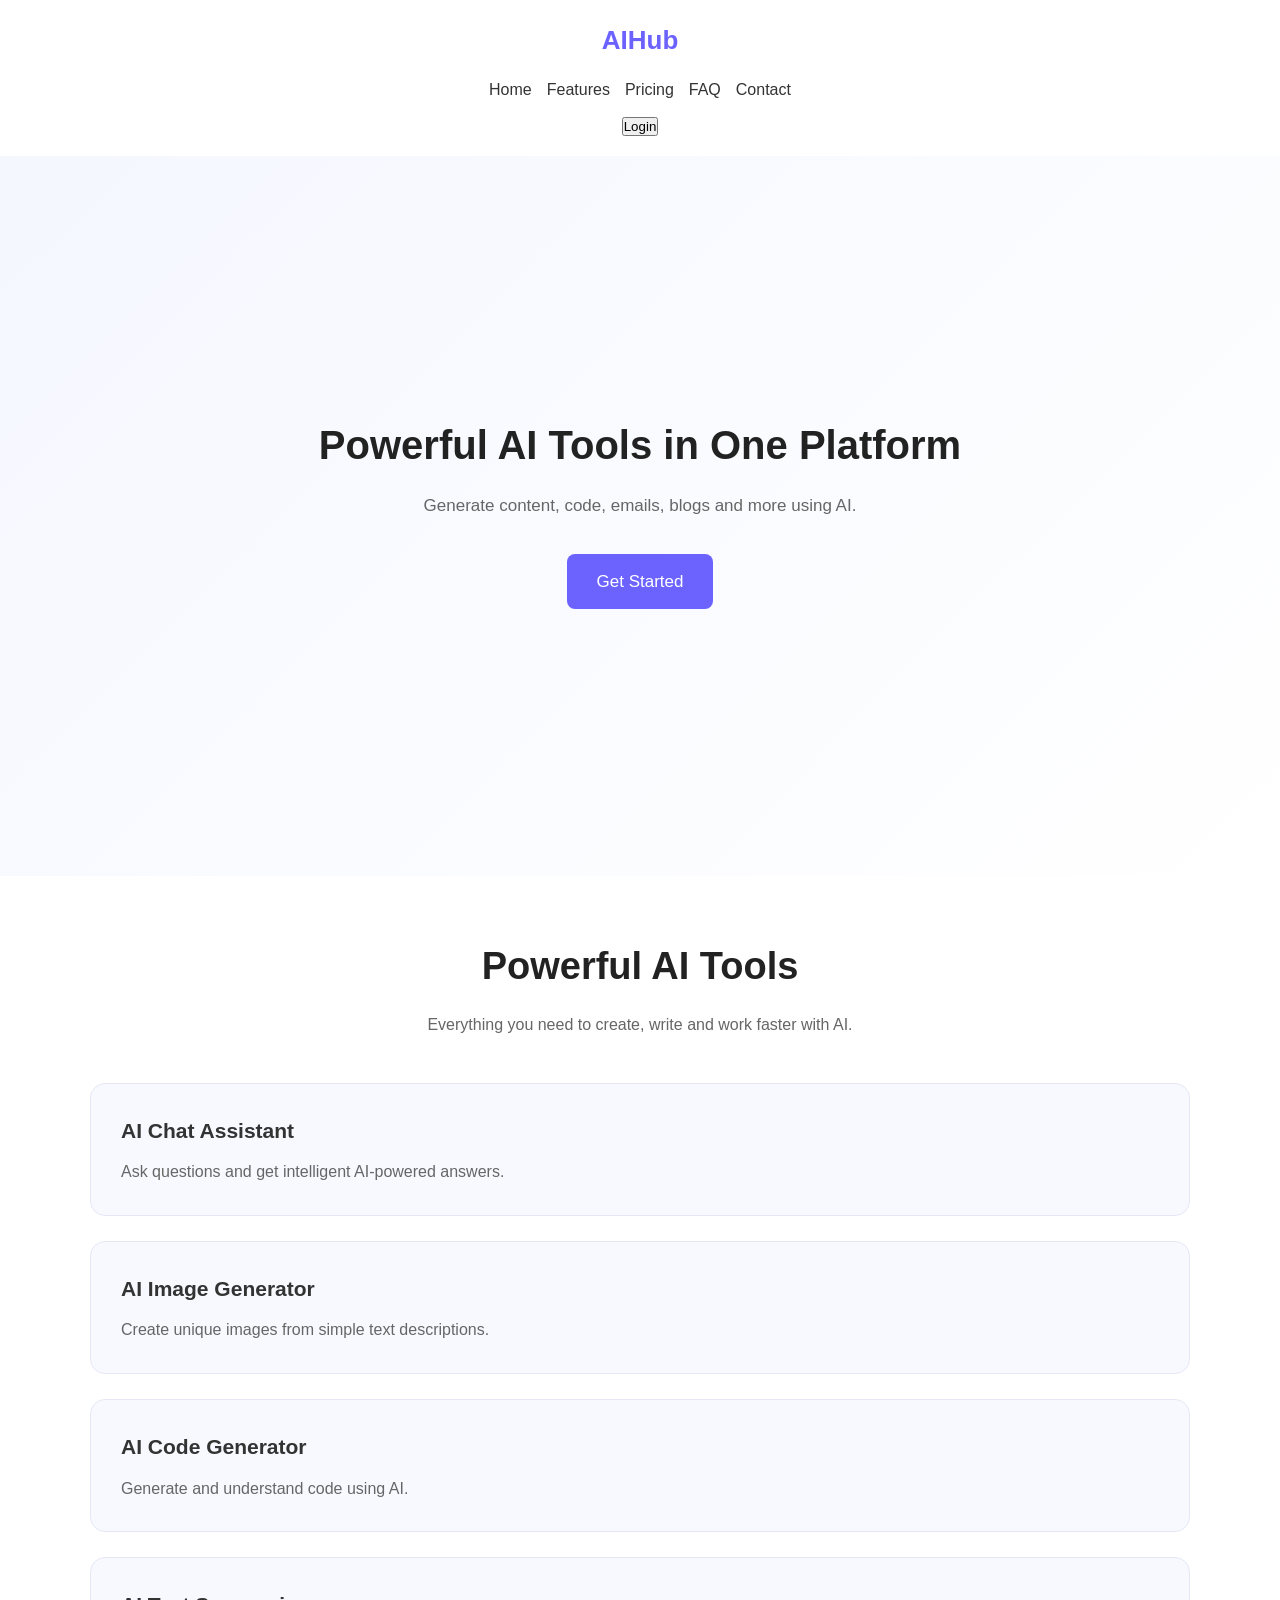
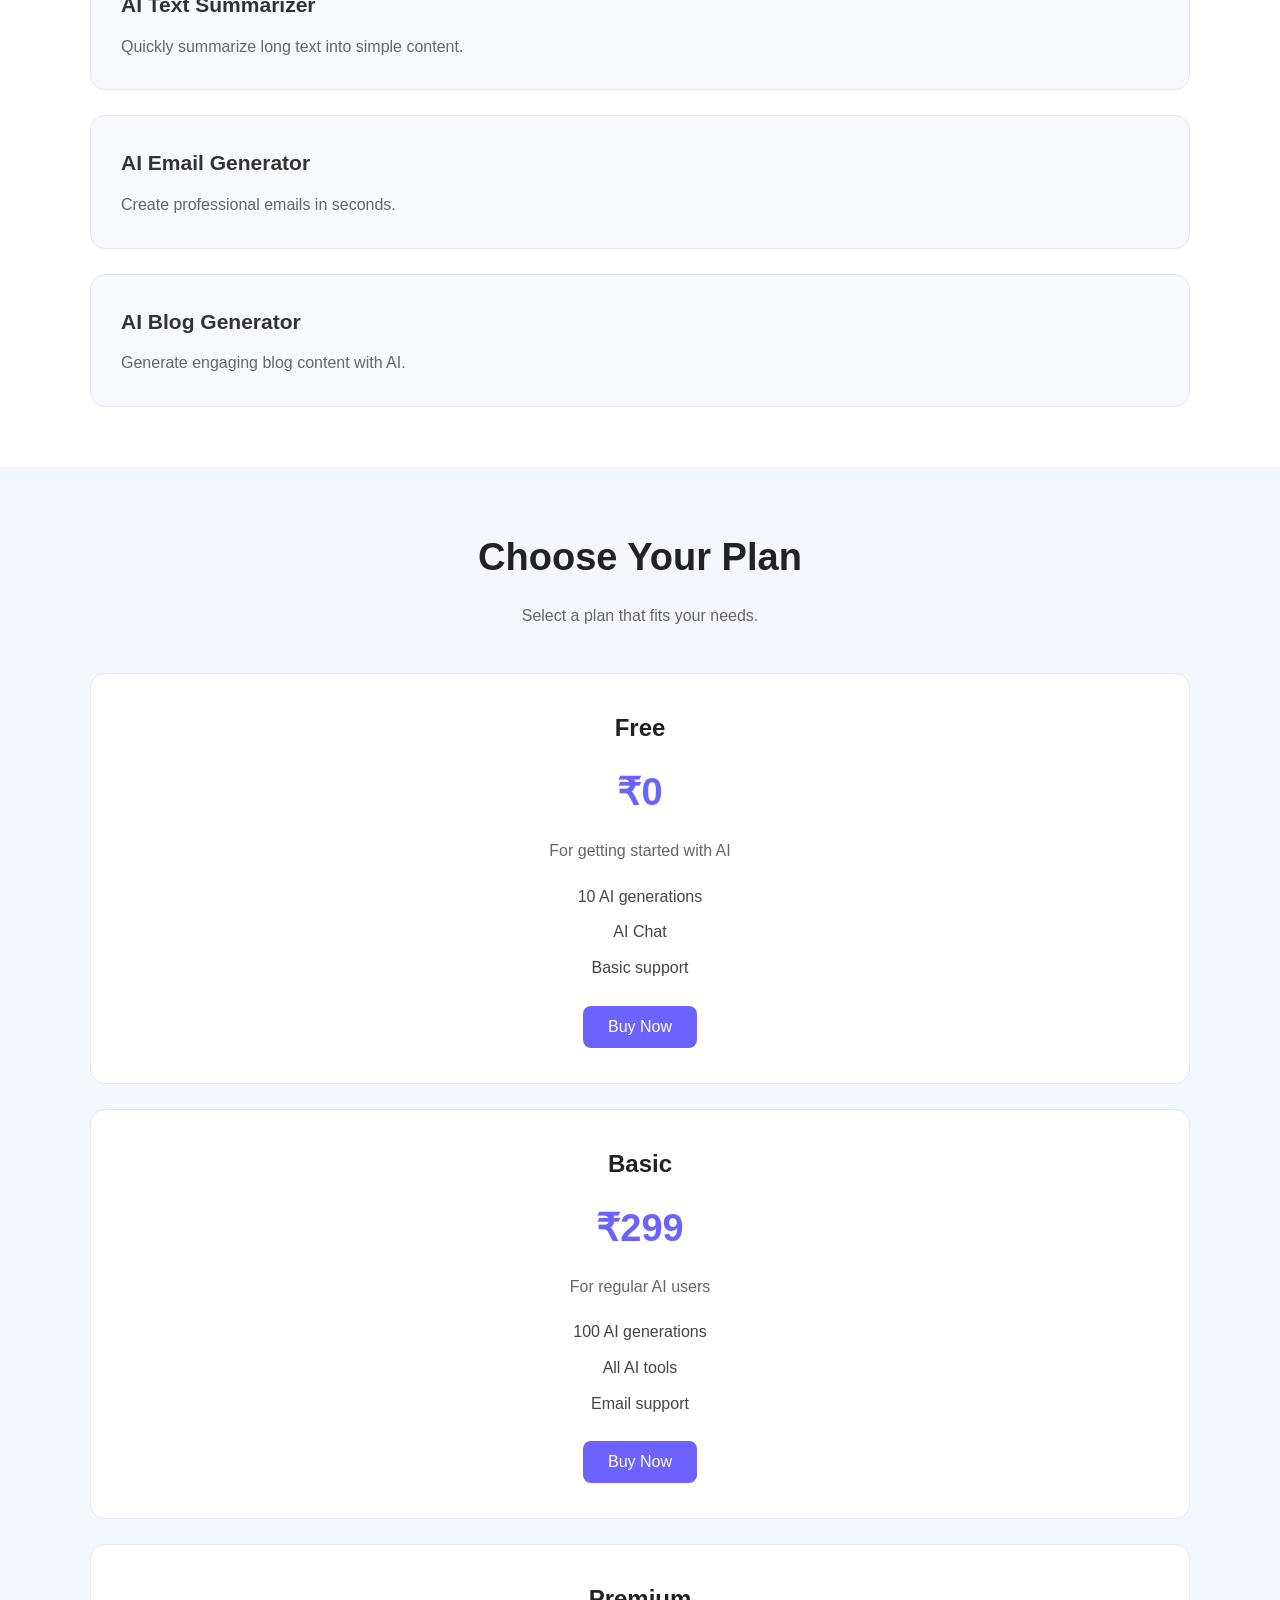
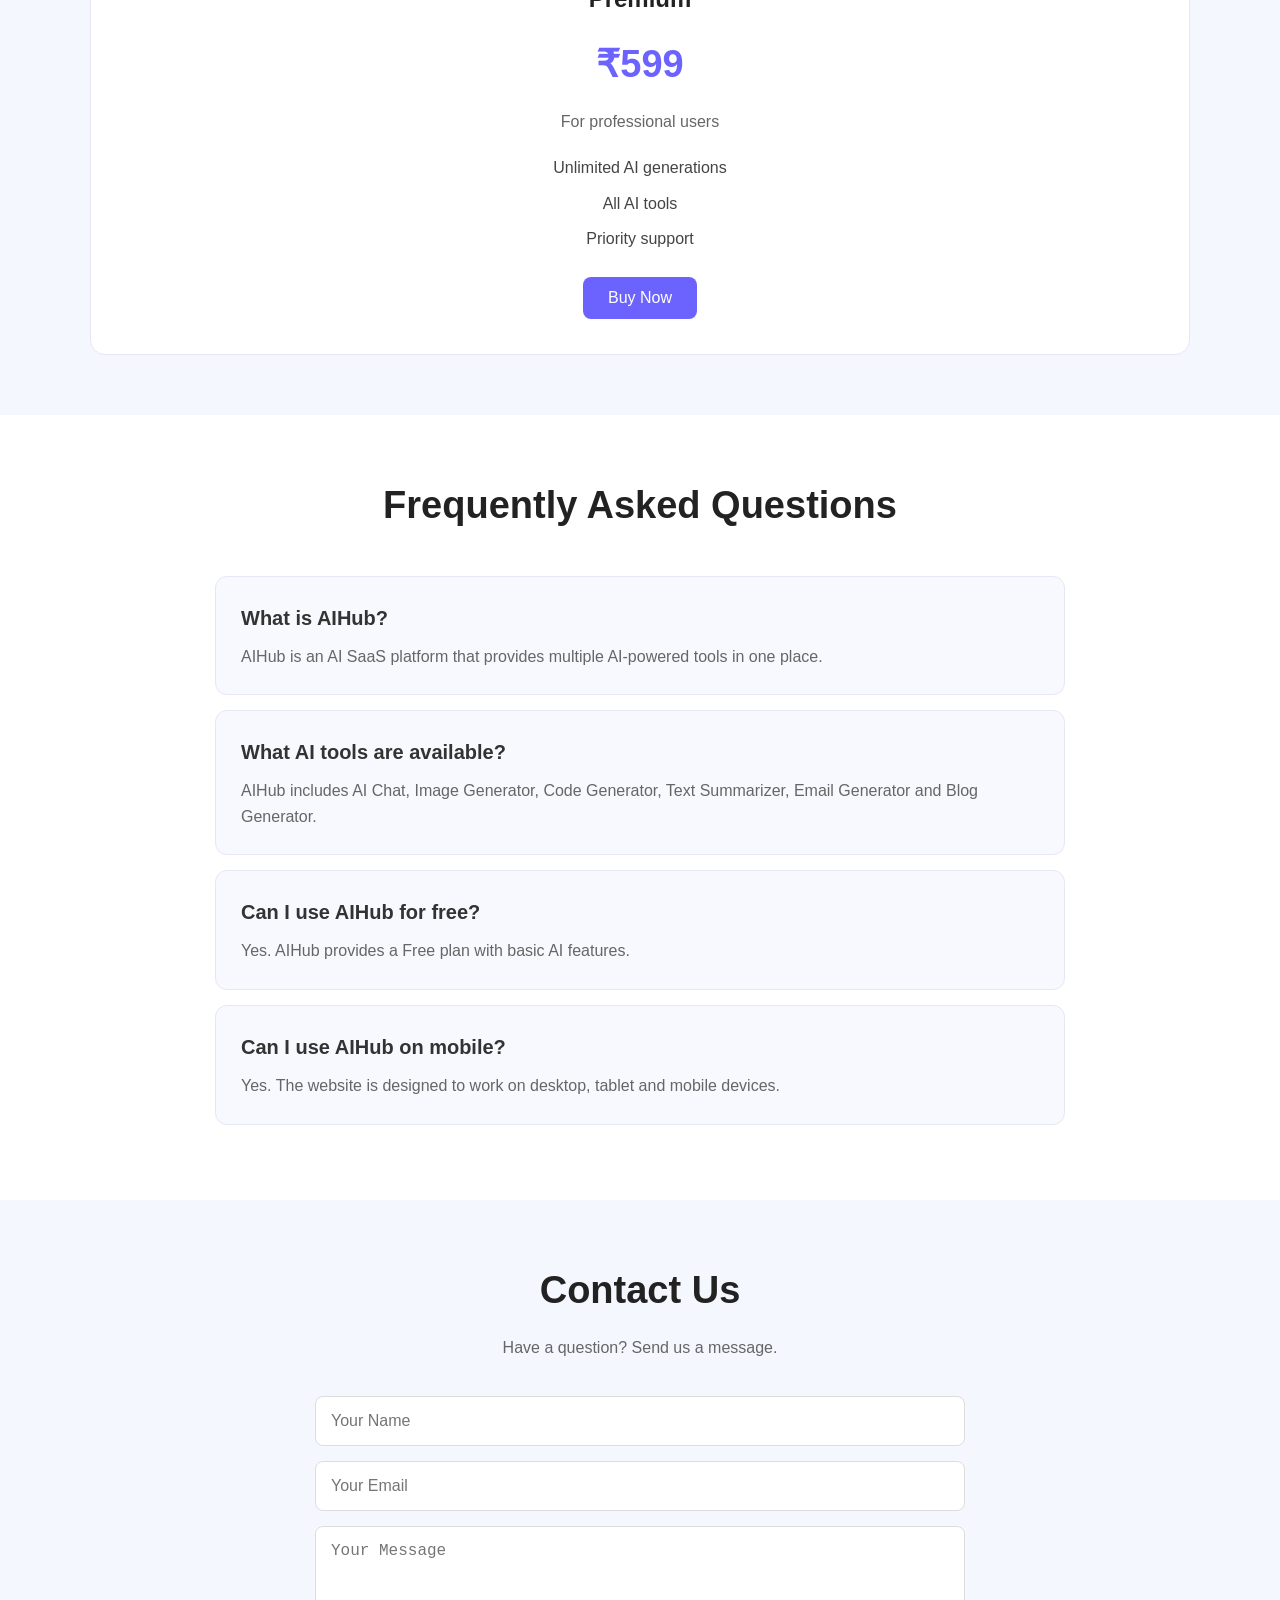
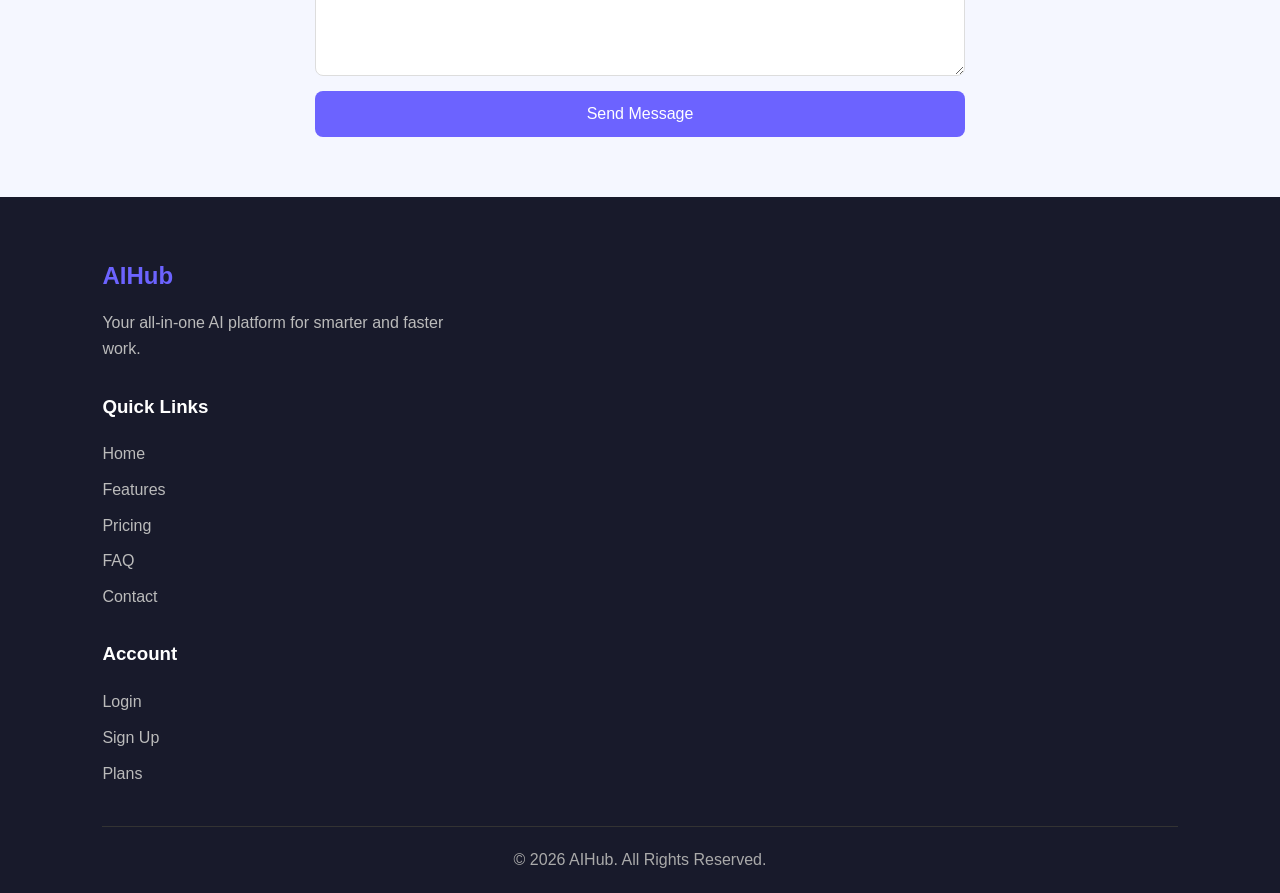
<file: index.html>
<!DOCTYPE html>
<html lang="en">

<head>
    <meta charset="UTF-8">

    <meta name="viewport" content="width=device-width, initial-scale=1.0">

    <title>AI SaaS Dashboard</title>
    <link rel="stylesheet" href="style.css">
</head>

<body>

    <nav>

    <h2>AIHub</h2>

    <ul>
        <li><a href="#">Home</a></li>
        <li><a href="#">Features</a></li>
        <li><a href="#">Pricing</a></li>
        <li><a href="#">FAQ</a></li>
        <li><a href="#">Contact</a></li>
    </ul>

    <button>Login</button>

</nav>
<section id="home">

    <h1>Powerful AI Tools in One Platform</h1>

    <p>
        Generate content, code, emails, blogs and more using AI.
    </p>

    <a href="signup.html">Get Started</a>

</section>
<section id="features">

    <h2>Powerful AI Tools</h2>

    <p>
        Everything you need to create, write and work faster with AI.
    </p>

    <div class="features-container">

        <div class="feature-card">
            <h3>AI Chat Assistant</h3>
            <p>
                Ask questions and get intelligent AI-powered answers.
            </p>
        </div>

        <div class="feature-card">
            <h3>AI Image Generator</h3>
            <p>
                Create unique images from simple text descriptions.
            </p>
        </div>

        <div class="feature-card">
            <h3>AI Code Generator</h3>
            <p>
                Generate and understand code using AI.
            </p>
        </div>

        <div class="feature-card">
            <h3>AI Text Summarizer</h3>
            <p>
                Quickly summarize long text into simple content.
            </p>
        </div>

        <div class="feature-card">
            <h3>AI Email Generator</h3>
            <p>
                Create professional emails in seconds.
            </p>
        </div>

        <div class="feature-card">
            <h3>AI Blog Generator</h3>
            <p>
                Generate engaging blog content with AI.
            </p>
        </div>

    </div>

</section>
<section id="pricing">

    <h2>Choose Your Plan</h2>

    <p>
        Select a plan that fits your needs.
    </p>

    <div class="pricing-container">

        <!-- Free Plan -->
        <div class="pricing-card">

            <h3>Free</h3>

            <h2>₹0</h2>

            <p>For getting started with AI</p>

            <ul>
                <li>10 AI generations</li>
                <li>AI Chat</li>
                <li>Basic support</li>
            </ul>

            <button>Buy Now</button>

        </div>


        <!-- Basic Plan -->
        <div class="pricing-card">

            <h3>Basic</h3>

            <h2>₹299</h2>

            <p>For regular AI users</p>

            <ul>
                <li>100 AI generations</li>
                <li>All AI tools</li>
                <li>Email support</li>
            </ul>

            <button>Buy Now</button>

        </div>


        <!-- Premium Plan -->
        <div class="pricing-card">

            <h3>Premium</h3>

            <h2>₹599</h2>

            <p>For professional users</p>

            <ul>
                <li>Unlimited AI generations</li>
                <li>All AI tools</li>
                <li>Priority support</li>
            </ul>

            <button>Buy Now</button>

        </div>

    </div>

</section>
<section id="faq">

    <h2>Frequently Asked Questions</h2>

    <div class="faq-container">

        <div class="faq-item">

            <h3>What is AIHub?</h3>

            <p>
                AIHub is an AI SaaS platform that provides
                multiple AI-powered tools in one place.
            </p>

        </div>


        <div class="faq-item">

            <h3>What AI tools are available?</h3>

            <p>
                AIHub includes AI Chat, Image Generator,
                Code Generator, Text Summarizer, Email Generator
                and Blog Generator.
            </p>

        </div>


        <div class="faq-item">

            <h3>Can I use AIHub for free?</h3>

            <p>
                Yes. AIHub provides a Free plan with basic
                AI features.
            </p>

        </div>


        <div class="faq-item">

            <h3>Can I use AIHub on mobile?</h3>

            <p>
                Yes. The website is designed to work on
                desktop, tablet and mobile devices.
            </p>

        </div>

    </div>

</section>
<section id="contact">

    <h2>Contact Us</h2>

    <p>
        Have a question? Send us a message.
    </p>

    <form id="contactForm">

        <input
            type="text"
            id="contactName"
            placeholder="Your Name"
            required
        >

        <input
            type="email"
            id="contactEmail"
            placeholder="Your Email"
            required
        >

        <textarea
            id="contactMessage"
            placeholder="Your Message"
            required
        ></textarea>

        <button type="submit">
            Send Message
        </button>

    </form>

</section>
<footer>

    <div class="footer-container">

        <div class="footer-about">

            <h2>AIHub</h2>

            <p>
                Your all-in-one AI platform for smarter
                and faster work.
            </p>

        </div>


        <div class="footer-links">

            <h3>Quick Links</h3>

            <a href="#home">Home</a>
            <a href="#features">Features</a>
            <a href="#pricing">Pricing</a>
            <a href="#faq">FAQ</a>
            <a href="#contact">Contact</a>

        </div>


        <div class="footer-links">

            <h3>Account</h3>

            <a href="login.html">Login</a>
            <a href="signup.html">Sign Up</a>
            <a href="pricing.html">Plans</a>

        </div>

    </div>


    <div class="footer-bottom">

        <p>
            © 2026 AIHub. All Rights Reserved.
        </p>

    </div>

</footer>
<script src="script.js"></script>
</body>

</html>
</file>
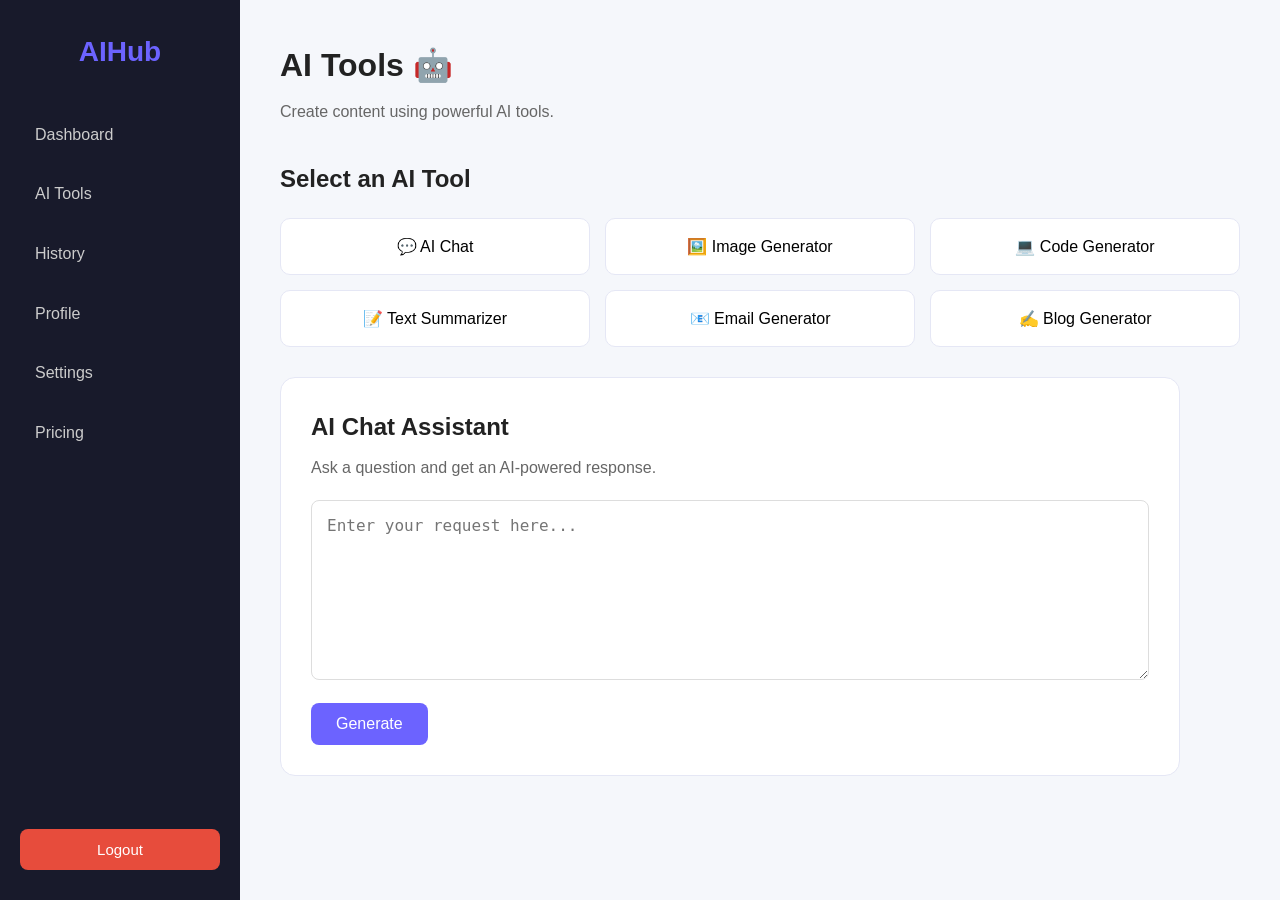
<file: ai-tools.html>
<!DOCTYPE html>
<html lang="en">
<head>
    <meta charset="UTF-8">
    <meta name="viewport" content="width=device-width, initial-scale=1.0">

    <title>AI Tools - AIHub</title>

    <link rel="stylesheet" href="style.css">
</head>

<body>

    <div class="dashboard">

        <!-- Sidebar -->
        <aside class="sidebar">

            <h2>AIHub</h2>

            <a href="dashboard.html">Dashboard</a>
            <a href="ai-tools.html">AI Tools</a>
            <a href="history.html">History</a>
            <a href="profile.html">Profile</a>
            <a href="settings.html">Settings</a>
            <a href="pricing.html">Pricing</a>

            <button id="logoutBtn">Logout</button>

        </aside>


        <!-- Main Content -->
        <main class="dashboard-content">

            <div class="dashboard-header">

                <div>
                    <h1>AI Tools 🤖</h1>

                    <p>
                        Create content using powerful AI tools.
                    </p>
                </div>

            </div>


            <!-- Tool Selection -->

            <section class="ai-tools-section">

                <h2>Select an AI Tool</h2>

                <div class="ai-tool-buttons">

                    <button data-tool="chat">
                        💬 AI Chat
                    </button>

                    <button data-tool="image">
                        🖼️ Image Generator
                    </button>

                    <button data-tool="code">
                        💻 Code Generator
                    </button>

                    <button data-tool="summarizer">
                        📝 Text Summarizer
                    </button>

                    <button data-tool="email">
                        📧 Email Generator
                    </button>

                    <button data-tool="blog">
                        ✍️ Blog Generator
                    </button>

                </div>

            </section>


            <!-- Tool Workspace -->

            <section class="ai-workspace">

                <h2 id="toolTitle">
                    AI Chat Assistant
                </h2>

                <p id="toolDescription">
                    Ask a question and get an AI-powered response.
                </p>


                <textarea
                    id="toolInput"
                    placeholder="Enter your request here..."
                ></textarea>


                <button id="generateBtn">
                    Generate
                </button>


                <!-- Loading -->

                <div id="loading" style="display: none;">
                    ⏳ Generating...
                </div>


                <!-- Output -->

                <div
                    id="toolOutputContainer"
                    style="display: none;"
                >

                    <h3>Generated Result</h3>

                    <div id="toolOutput"></div>

                    <div class="output-buttons">

                        <button id="copyBtn">
                            Copy
                        </button>

                        <button id="clearBtn">
                            Clear
                        </button>

                    </div>

                </div>

            </section>

        </main>

    </div>


    <script src="auth.js"></script>
    <script src="ai-tools.js"></script>

</body>
</html>
</file>
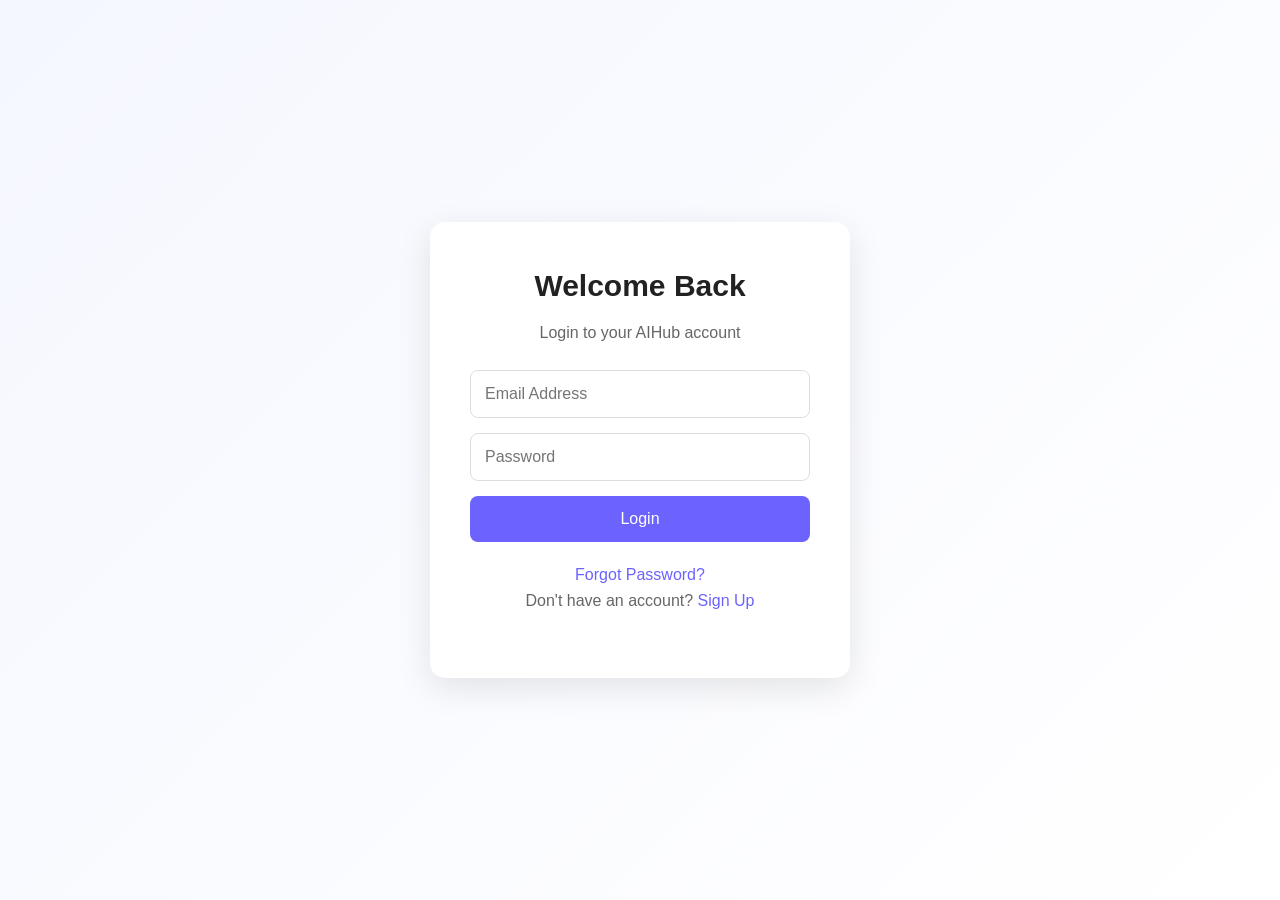
<file: dashboard.html>
<!DOCTYPE html>
<html lang="en">

<head>

    <meta charset="UTF-8">

    <meta name="viewport" content="width=device-width, initial-scale=1.0">

    <title>Dashboard - AIHub</title>

    <link rel="stylesheet" href="style.css">

</head>

<body>

    <div class="dashboard">

        <!-- Sidebar -->

        <aside class="sidebar">
    <h2>AIHub</h2>

    <a href="dashboard.html">Dashboard</a>
    <a href="ai-tools.html">AI Tools</a>
    <a href="history.html">History</a>
    <a href="profile.html">Profile</a>
    <a href="settings.html">Settings</a>
    <a href="pricing.html">Pricing</a>

    <button id="logoutBtn">Logout</button>
</aside>


        <!-- Main Content -->

        <main class="dashboard-content">

            <div class="dashboard-header">

                <div>

                    <h1>Welcome to AIHub 👋</h1>

                    <p>
                        Access your AI tools and create amazing content.
                    </p>

                </div>

                <div class="user-profile">

                    <span>👤</span>

                    <strong id="dashboardUser">
                        User
                    </strong>

                </div>

            </div>


            <!-- Statistics -->

            <section class="stats-container">

                <div class="stat-card">

                    <h3>AI Generations</h3>

                    <h2 id="generationCount">0</h2>

                    <p>Total generated content</p>

                </div>

                <div class="stat-card">

                    <h3>AI Tools</h3>

                    <h2>6</h2>

                    <p>Available AI tools</p>

                </div>

                <div class="stat-card">

                    <h3>History</h3>

                    <h2 id="historyCount">0</h2>

                    <p>Saved generations</p>

                </div>

            </section>


            <!-- AI Tools -->

            <section class="tools-section">

                <h2>AI Tools</h2>

                <div class="tools-container">

                    <div class="tool-card">
                        <h3>💬 AI Chat</h3>
                        <p>Ask questions and get AI answers.</p>
                        <button onclick="window.location.href='ai-tools.html'">
    Open Tool
</button>
                    </div>

                    <div class="tool-card">
                        <h3>🖼️ Image Generator</h3>
                        <p>Create images from text prompts.</p>
                        <button onclick="window.location.href='ai-tools.html'">
    Open Tool
</button>
                    </div>

                    <div class="tool-card">
                        <h3>💻 Code Generator</h3>
                        <p>Generate code using AI.</p>
                        <button onclick="window.location.href='ai-tools.html'">
    Open Tool
</button>
                    </div>

                    <div class="tool-card">
                        <h3>📝 Text Summarizer</h3>
                        <p>Summarize long text quickly.</p>
                        <button onclick="window.location.href='ai-tools.html'">
    Open Tool
</button>
                    </div>

                    <div class="tool-card">
                        <h3>📧 Email Generator</h3>
                        <p>Create professional emails.</p>
                        <button onclick="window.location.href='ai-tools.html'">
    Open Tool
</button>
                    </div>

                    <div class="tool-card">
                        <h3>✍️ Blog Generator</h3>
                        <p>Generate engaging blog content.</p>
                        <button onclick="window.location.href='ai-tools.html'">
    Open Tool
</button>
                    </div>

                </div>

            </section>


            <!-- Recent Activity -->

            <section class="activity-section">

                <h2>Recent Activity</h2>

                <div class="activity-card">

                    <p>💬 AI Chat — Generated an answer</p>
                    <span>Today</span>

                </div>

                <div class="activity-card">

                    <p>📧 Email Generator — Created an email</p>
                    <span>Yesterday</span>

                </div>

                <div class="activity-card">

                    <p>💻 Code Generator — Generated Java code</p>
                    <span>2 days ago</span>

                </div>

            </section>

        </main>

    </div>


    <script src="auth.js"></script>

</body>

</html>
</file>
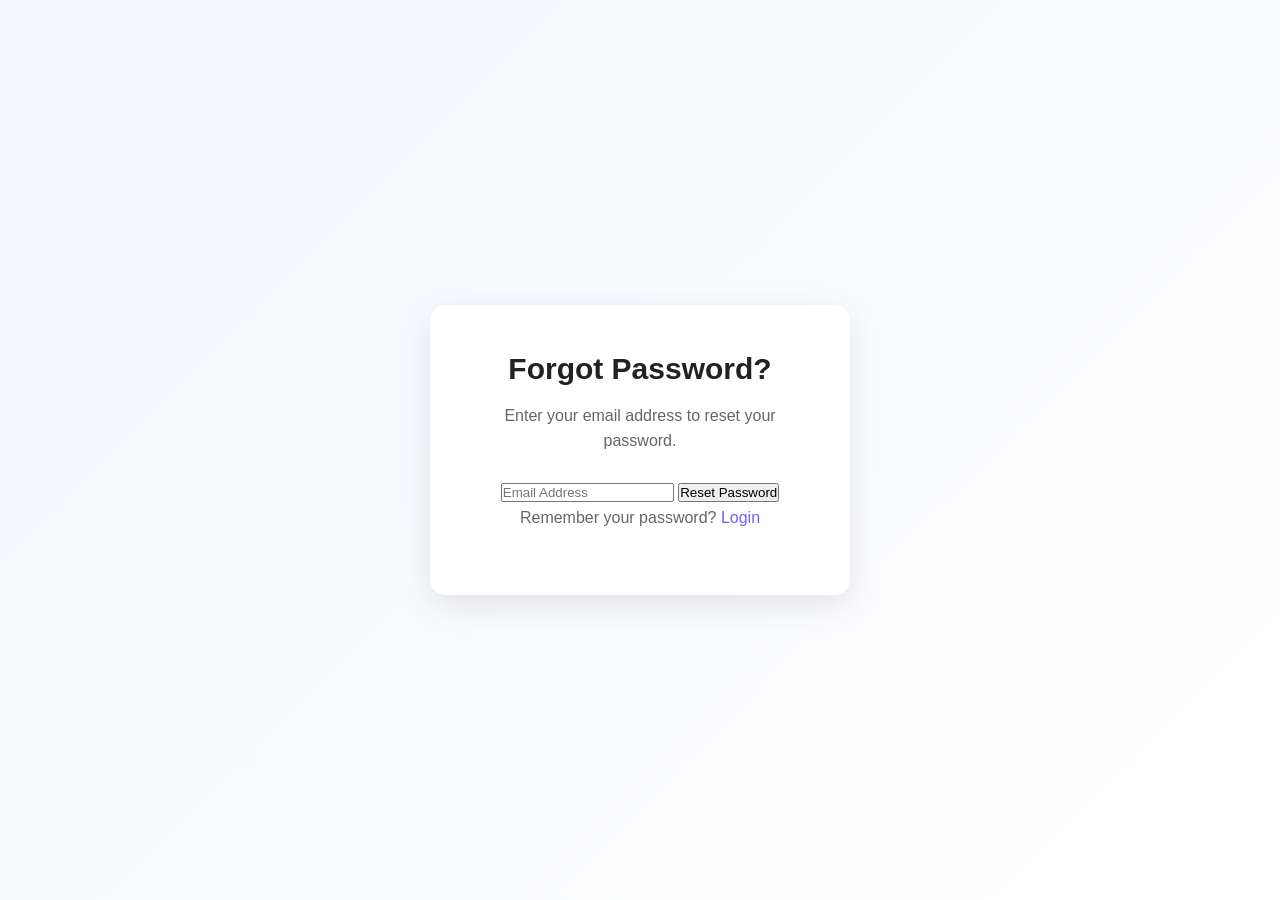
<file: forgot-password.html>
<!DOCTYPE html>
<html lang="en">

<head>
    <meta charset="UTF-8">
    <meta name="viewport" content="width=device-width, initial-scale=1.0">

    <title>Forgot Password - AIHub</title>

    <link rel="stylesheet" href="style.css">
</head>

<body>

    <div class="auth-container">

        <div class="auth-box">

            <h2>Forgot Password?</h2>

            <p>
                Enter your email address to reset your password.
            </p>

            <form id="forgotForm">

                <input
                    type="email"
                    id="forgotEmail"
                    placeholder="Email Address"
                    required
                >

                <button type="submit">
                    Reset Password
                </button>

            </form>

            <p>
                Remember your password?
                <a href="login.html">Login</a>
            </p>

        </div>

    </div>
<script src="auth.js"></script>
</body>

</html>
</file>
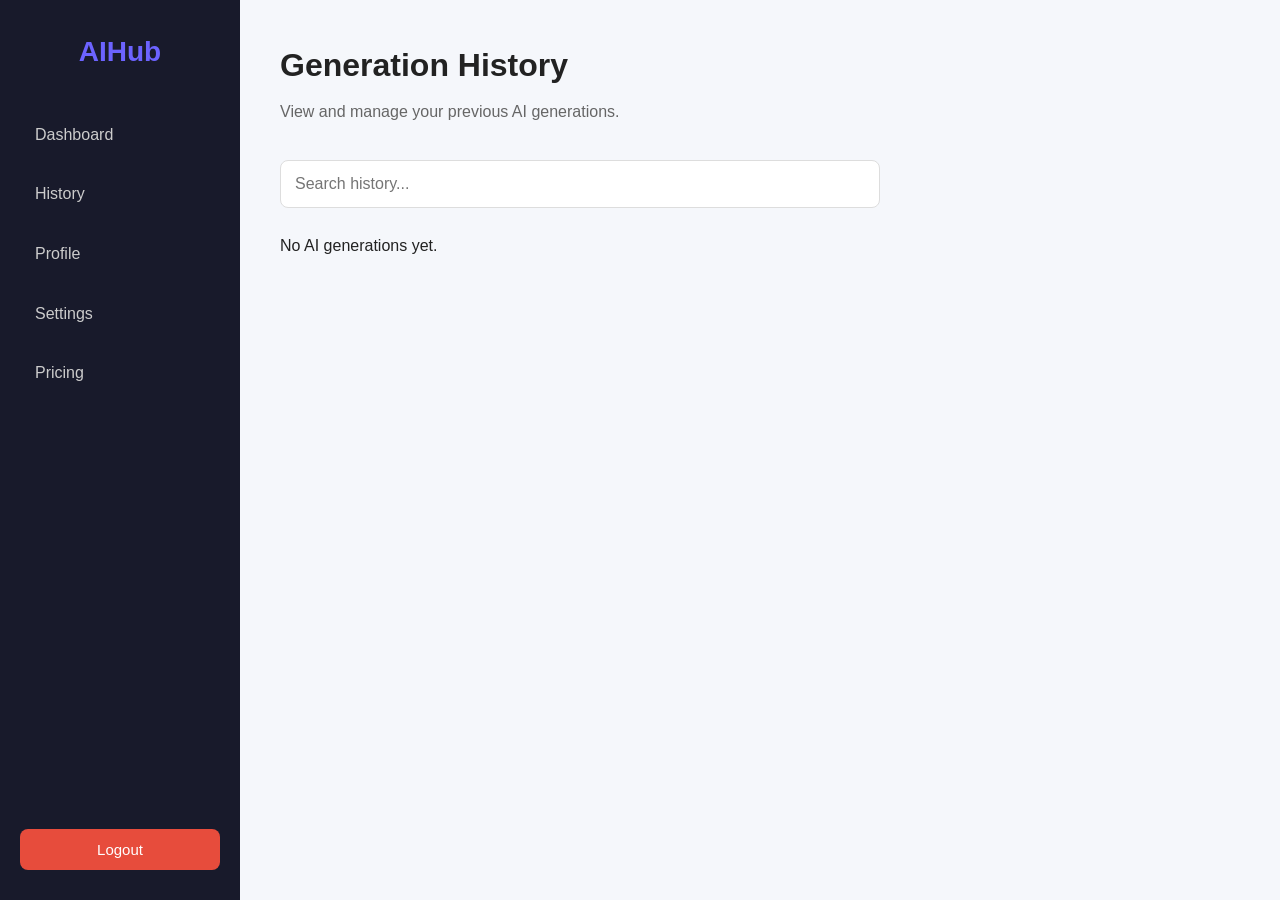
<file: history.html>
<!DOCTYPE html>
<html lang="en">

<head>

    <meta charset="UTF-8">
    <meta name="viewport" content="width=device-width, initial-scale=1.0">

    <title>History - AIHub</title>

    <link rel="stylesheet" href="style.css">

</head>

<body>

    <div class="dashboard">

        <!-- Sidebar -->

        <aside class="sidebar">

            <h2>AIHub</h2>

            <a href="dashboard.html">Dashboard</a>
            <a href="history.html">History</a>
            <a href="profile.html">Profile</a>
            <a href="settings.html">Settings</a>
            <a href="pricing.html">Pricing</a>

            <button id="logoutBtn">
                Logout
            </button>

        </aside>


        <!-- History Content -->

        <main class="dashboard-content">

            <div class="dashboard-header">

                <div>

                    <h1>Generation History</h1>

                    <p>
                        View and manage your previous AI generations.
                    </p>

                </div>

            </div>


            <!-- Search -->

            <div class="history-search">

                <input
                    type="text"
                    id="historySearch"
                    placeholder="Search history..."
                >

            </div>


            <!-- History List -->

            <section class="history-container">

                <div id="historyList"></div>


            </section>

        </main>

    </div>


    <script src="auth.js"></script>
<script src="history.js"></script>
</body>

</html>
</file>
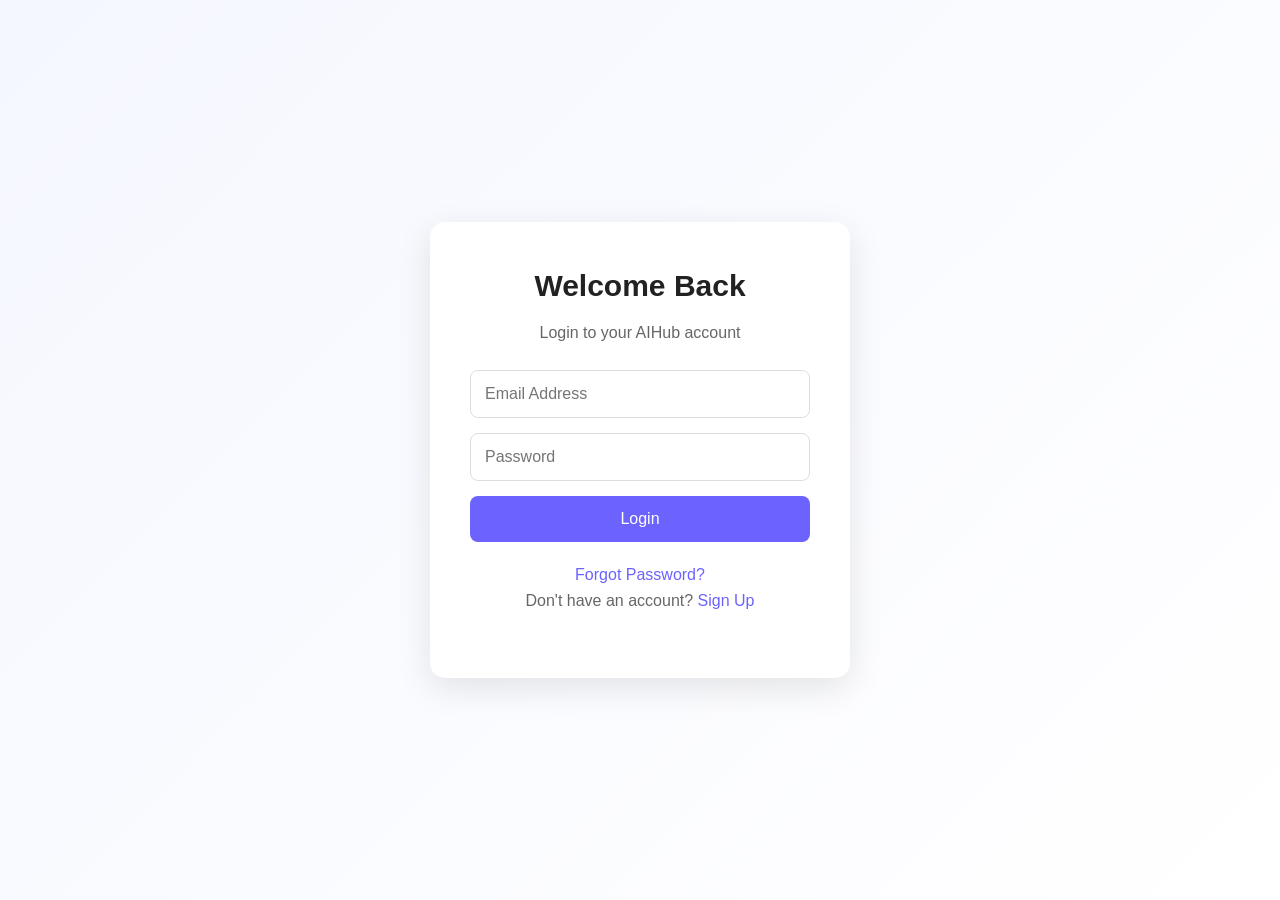
<file: login.html>
<!DOCTYPE html>
<html lang="en">

<head>
    <meta charset="UTF-8">
    <meta name="viewport" content="width=device-width, initial-scale=1.0">

    <title>Login - AIHub</title>

    <link rel="stylesheet" href="style.css">
</head>

<body>

    <div class="auth-container">

        <div class="auth-box">

            <h2>Welcome Back</h2>

            <p>Login to your AIHub account</p>

            <form id="loginForm">

                <input
                    type="email"
                    id="loginEmail"
                    placeholder="Email Address"
                    required
                >

                <input
                    type="password"
                    id="loginPassword"
                    placeholder="Password"
                    required
                >

                <button type="submit">
                    Login
                </button>

            </form>

            <a href="forgot-password.html">
                Forgot Password?
            </a>

            <p>
                Don't have an account?
                <a href="signup.html">Sign Up</a>
            </p>

        </div>

    </div>
    <script src="auth.js"></script>

</body>

</html>
</file>
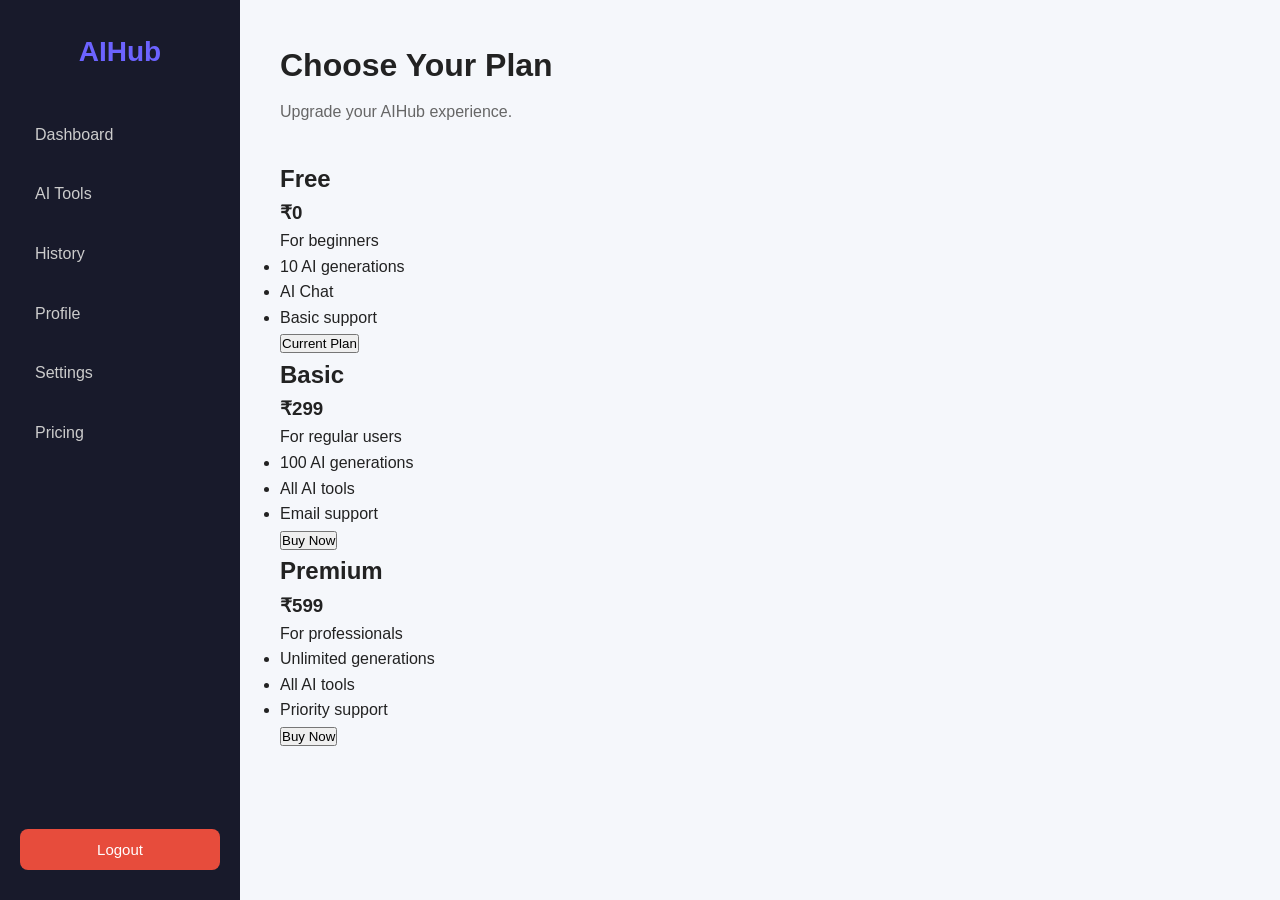
<file: pricing.html>
<!DOCTYPE html>
<html lang="en">

<head>

    <meta charset="UTF-8">
    <meta name="viewport" content="width=device-width, initial-scale=1.0">

    <title>Pricing - AIHub</title>

    <link rel="stylesheet" href="style.css">

</head>

<body>

    <div class="dashboard">

        <!-- Sidebar -->

        <aside class="sidebar">

            <h2>AIHub</h2>

            <a href="dashboard.html">Dashboard</a>
            <a href="ai-tools.html">AI Tools</a>
            <a href="history.html">History</a>
            <a href="profile.html">Profile</a>
            <a href="settings.html">Settings</a>
            <a href="pricing.html">Pricing</a>

            <button id="logoutBtn">
                Logout
            </button>

        </aside>


        <!-- Pricing Content -->

        <main class="dashboard-content">

            <div class="dashboard-header">

                <div>

                    <h1>Choose Your Plan</h1>

                    <p>
                        Upgrade your AIHub experience.
                    </p>

                </div>

            </div>


            <section class="dashboard-pricing">

                <!-- Free -->

                <div class="dashboard-plan">

                    <h2>Free</h2>

                    <h3>₹0</h3>

                    <p>For beginners</p>

                    <ul>
                        <li>10 AI generations</li>
                        <li>AI Chat</li>
                        <li>Basic support</li>
                    </ul>

                    <button>
                        Current Plan
                    </button>

                </div>


                <!-- Basic -->

                <div class="dashboard-plan">

                    <h2>Basic</h2>

                    <h3>₹299</h3>

                    <p>For regular users</p>

                    <ul>
                        <li>100 AI generations</li>
                        <li>All AI tools</li>
                        <li>Email support</li>
                    </u1>
<button onclick="alert('Plan selected successfully!')">
    Buy Now
</button>
                </div>


                <!-- Premium -->

                <div class="dashboard-plan">

                    <h2>Premium</h2>

                    <h3>₹599</h3>

                    <p>For professionals</p>

                    <ul>
                        <li>Unlimited generations</li>
                        <li>All AI tools</li>
                        <li>Priority support</li>
                    </ul>

                    <button>
                        Buy Now
                    </button>

                </div>

            </section>

        </main>

    </div>


    <script src="auth.js"></script>

</body>

</html>
</file>
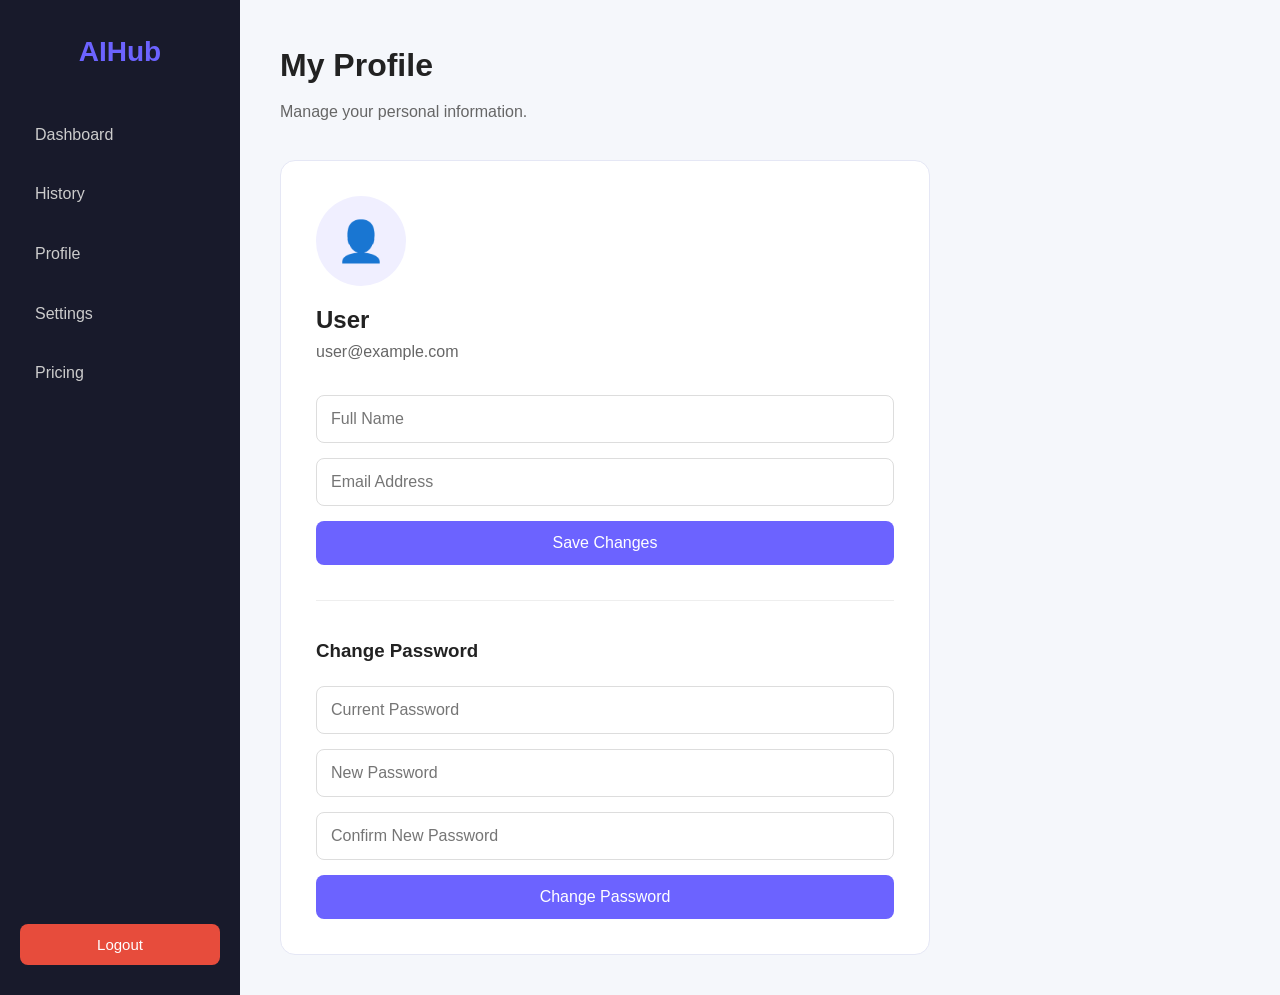
<file: profile.html>
<!DOCTYPE html>
<html lang="en">

<head>

    <meta charset="UTF-8">
    <meta name="viewport" content="width=device-width, initial-scale=1.0">

    <title>Profile - AIHub</title>

    <link rel="stylesheet" href="style.css">

</head>

<body>

    <div class="dashboard">

        <!-- Sidebar -->

        <aside class="sidebar">

            <h2>AIHub</h2>

            <a href="dashboard.html">Dashboard</a>
            <a href="history.html">History</a>
            <a href="profile.html">Profile</a>
            <a href="settings.html">Settings</a>
            <a href="pricing.html">Pricing</a>

            <button id="logoutBtn">
                Logout
            </button>

        </aside>


        <!-- Profile Content -->

        <main class="dashboard-content">

            <div class="dashboard-header">

                <div>

                    <h1>My Profile</h1>

                    <p>
                        Manage your personal information.
                    </p>

                </div>

            </div>


            <section class="profile-card">

                <div class="profile-picture">
                    👤
                </div>

                <h2 id="profileName">
                    User
                </h2>

                <p id="profileEmail">
                    user@example.com
                </p>


                <form id="profileForm">

                    <input
                        type="text"
                        id="profileNameInput"
                        placeholder="Full Name"
                        required
                    >

                    <input
                        type="email"
                        id="profileEmailInput"
                        placeholder="Email Address"
                        required
                    >

                    <button type="submit">
                        Save Changes
                    </button>

                </form>


                <hr>


                <h3>Change Password</h3>

                <form id="passwordForm">

                    <input
                        type="password"
                        id="currentPassword"
                        placeholder="Current Password"
                        required
                    >

                    <input
                        type="password"
                        id="newPassword"
                        placeholder="New Password"
                        required
                    >

                    <input
                        type="password"
                        id="confirmNewPassword"
                        placeholder="Confirm New Password"
                        required
                    >

                    <button type="submit">
                        Change Password
                    </button>

                </form>

            </section>

        </main>

    </div>


    <script src="auth.js"></script>

</body>

</html>
</file>
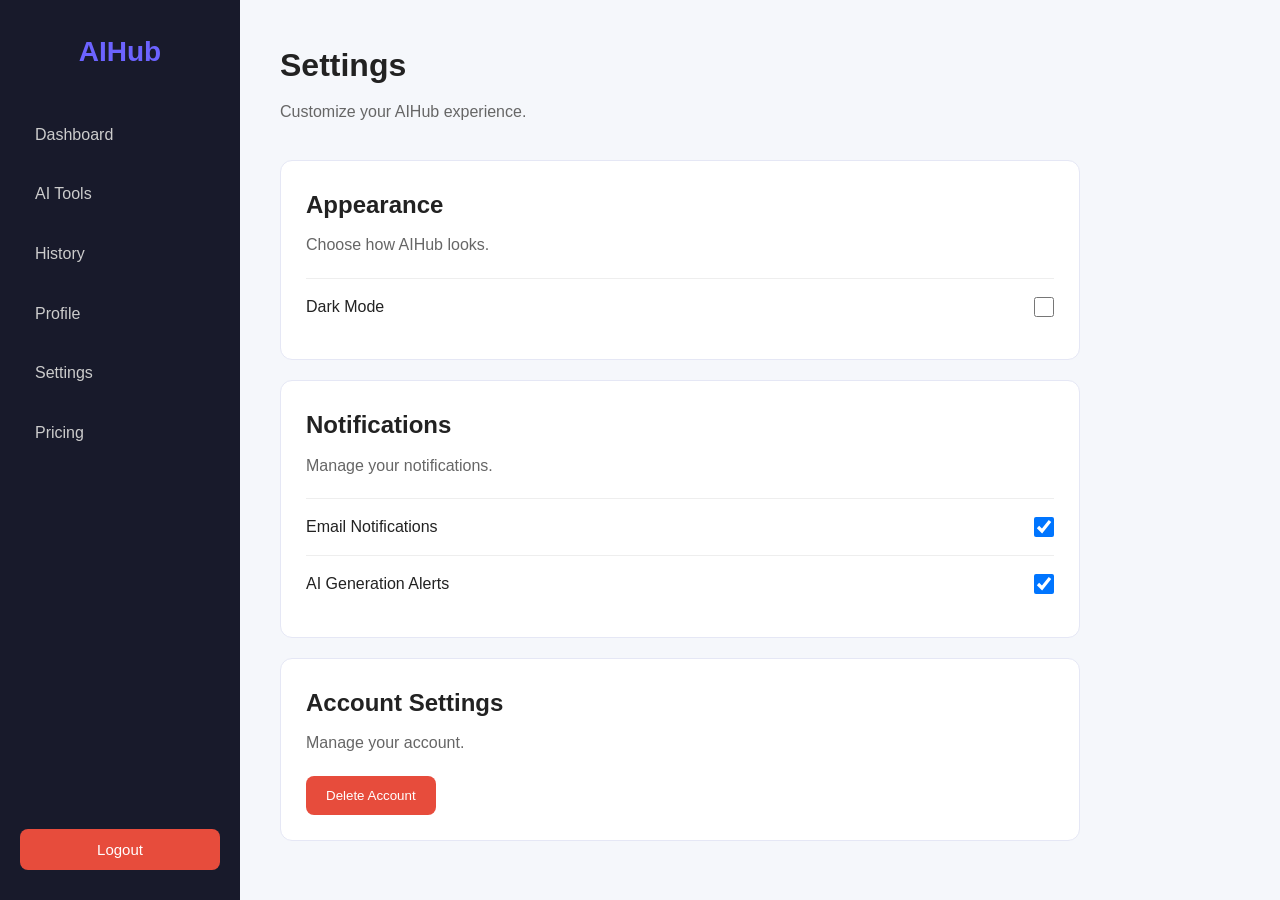
<file: settings.html>
<!DOCTYPE html>
<html lang="en">

<head>

    <meta charset="UTF-8">
    <meta name="viewport" content="width=device-width, initial-scale=1.0">

    <title>Settings - AIHub</title>

    <link rel="stylesheet" href="style.css">

</head>

<body>

    <div class="dashboard">

        <!-- Sidebar -->

        <aside class="sidebar">

            <h2>AIHub</h2>

            <a href="dashboard.html">Dashboard</a>
            <a href="ai-tools.html">AI Tools</a>
            <a href="history.html">History</a>
            <a href="profile.html">Profile</a>
            <a href="settings.html">Settings</a>
            <a href="pricing.html">Pricing</a>

            <button id="logoutBtn">
                Logout
            </button>

        </aside>


        <!-- Settings Content -->

        <main class="dashboard-content">

            <div class="dashboard-header">

                <div>

                    <h1>Settings</h1>

                    <p>
                        Customize your AIHub experience.
                    </p>

                </div>

            </div>


            <section class="settings-container">

                <!-- Appearance -->

                <div class="settings-card">

                    <h2>Appearance</h2>

                    <p>
                        Choose how AIHub looks.
                    </p>

                    <label class="setting-option">

                        <span>Dark Mode</span>

                        <input
                            type="checkbox"
                            id="darkMode"
                        >

                    </label>

                </div>


                <!-- Notifications -->

                <div class="settings-card">

                    <h2>Notifications</h2>

                    <p>
                        Manage your notifications.
                    </p>

                    <label class="setting-option">

                        <span>Email Notifications</span>

                        <input
                            type="checkbox"
                            id="emailNotifications"
                            checked
                        >

                    </label>

                    <label class="setting-option">

                        <span>AI Generation Alerts</span>

                        <input
                            type="checkbox"
                            id="generationAlerts"
                            checked
                        >

                    </label>

                </div>


                <!-- Account -->

                <div class="settings-card">

                    <h2>Account Settings</h2>

                    <p>
                        Manage your account.
                    </p>

                    <button id="deleteAccount">
                        Delete Account
                    </button>

                </div>

            </section>

        </main>

    </div>


    <script src="auth.js"></script>
   <script>
    const darkMode = document.getElementById("darkMode");

    darkMode.addEventListener("change", function() {

        if (darkMode.checked) {

            document.body.style.background = "#1e1e1e";
            document.body.style.color = "white";

            document.querySelector(".dashboard-content").style.background = "#1e1e1e";

            document.querySelectorAll(".settings-card").forEach(function(card) {
                card.style.background = "#2b2b2b";
                card.style.color = "white";
            });

        } else {

            document.body.style.background = "";
            document.body.style.color = "";

            document.querySelector(".dashboard-content").style.background = "";

            document.querySelectorAll(".settings-card").forEach(function(card) {
                card.style.background = "";
                card.style.color = "";
            });
        }

    });
</script> 

</body>
 


</html>
</file>
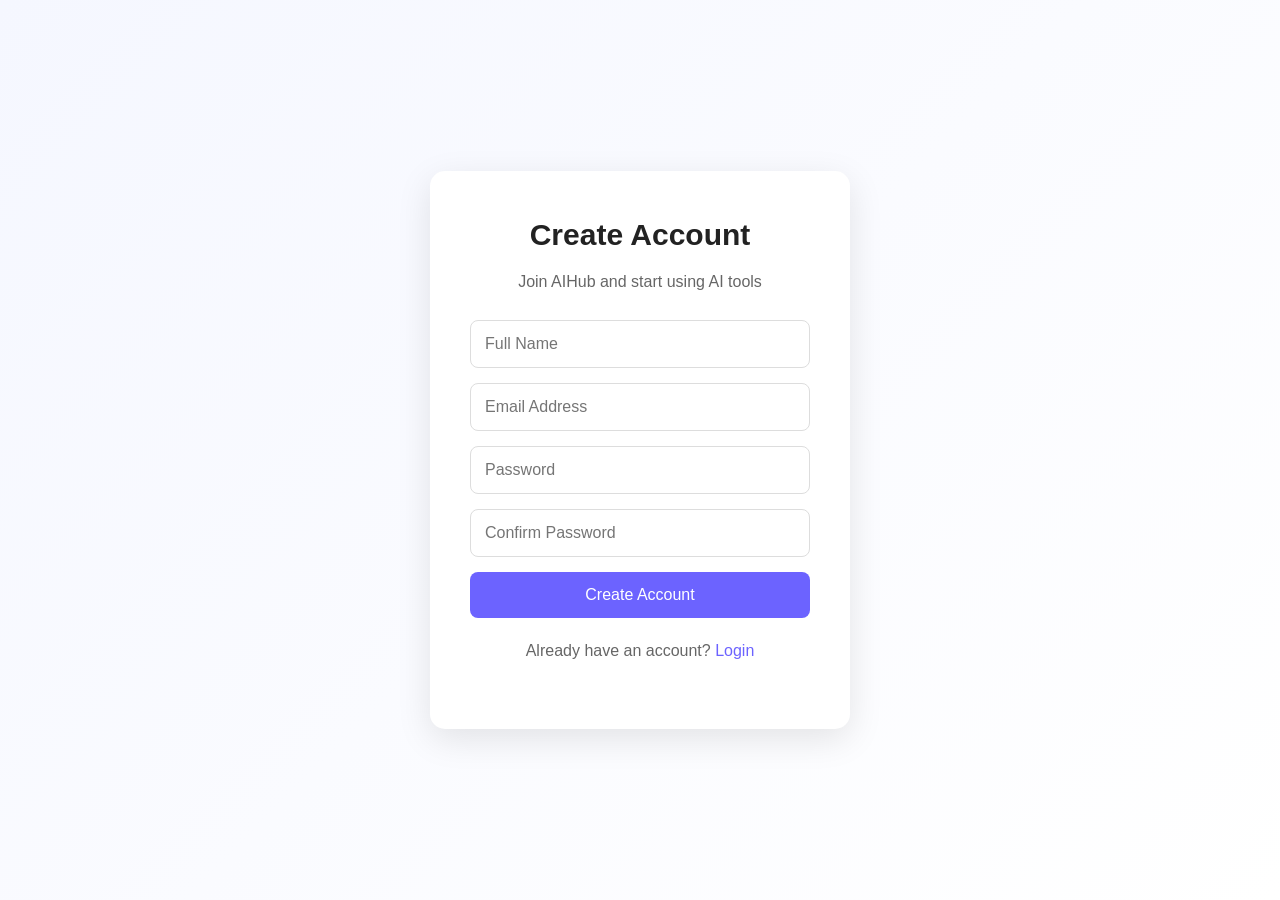
<file: signup.html>
<!DOCTYPE html>
<html lang="en">

<head>
    <meta charset="UTF-8">
    <meta name="viewport" content="width=device-width, initial-scale=1.0">

    <title>Sign Up - AIHub</title>

    <link rel="stylesheet" href="style.css">
</head>

<body>

    <div class="auth-container">

        <div class="auth-box">

            <h2>Create Account</h2>

            <p>Join AIHub and start using AI tools</p>

            <form id="signupForm">

                <input
                    type="text"
                    id="signupName"
                    placeholder="Full Name"
                    required
                >

                <input
                    type="email"
                    id="signupEmail"
                    placeholder="Email Address"
                    required
                >

                <input
                    type="password"
                    id="signupPassword"
                    placeholder="Password"
                    required
                >

                <input
                    type="password"
                    id="confirmPassword"
                    placeholder="Confirm Password"
                    required
                >

                <button type="submit">
                    Create Account
                </button>

            </form>

            <p>
                Already have an account?
                <a href="login.html">Login</a>
            </p>

        </div>

    </div>
<script src="auth.js"></script>
</body>

</html>
</file>
<file: style.css>
* {
    margin: 0;
    padding: 0;
    box-sizing: border-box;
}

html {
    scroll-behavior: smooth;
}

body {
    font-family: Arial, sans-serif;
    background: #f5f7fb;
    color: #222;
    line-height: 1.6;
}

a {
    text-decoration: none;
}

button {
    cursor: pointer;
}
/* Navbar */

nav {
    display: flex;
    justify-content: space-between;
    align-items: center;
    padding: 20px 8%;
    background: white;
    box-shadow: 0 2px 10px rgba(0, 0, 0, 0.08);
}

nav h2 {
    font-size: 26px;
    color: #6c63ff;
}

nav ul {
    display: flex;
    list-style: none;
    gap: 25px;
}

nav ul li a {
    color: #333;
    font-size: 16px;
    transition: 0.3s;
}

nav ul li a:hover {
    color: #6c63ff;
}

nav > a {
    background: #6c63ff;
    color: white;
    padding: 10px 20px;
    border-radius: 8px;
    transition: 0.3s;
}

nav > a:hover {
    background: #5548e8;
}
/* Hero Section */

#home {
    min-height: 80vh;
    display: flex;
    flex-direction: column;
    justify-content: center;
    align-items: center;
    text-align: center;
    padding: 80px 8%;
    background: linear-gradient(135deg, #f5f7ff, #ffffff);
}

#home h1 {
    max-width: 800px;
    font-size: 55px;
    line-height: 1.1;
    margin-bottom: 25px;
    color: #222;
}

#home p {
    max-width: 650px;
    font-size: 19px;
    color: #666;
    margin-bottom: 35px;
}

#home a {
    display: inline-block;
    background: #6c63ff;
    color: white;
    padding: 14px 30px;
    border-radius: 8px;
    font-size: 17px;
    transition: 0.3s;
}

#home a:hover {
    background: #5548e8;
    transform: translateY(-2px);
}
/* Features Section */

#features {
    padding: 90px 8%;
    text-align: center;
    background: white;
}

#features h2 {
    font-size: 38px;
    margin-bottom: 15px;
}

#features > p {
    color: #666;
    margin-bottom: 45px;
}

.features-container {
    display: grid;
    grid-template-columns: repeat(3, 1fr);
    gap: 25px;
    max-width: 1100px;
    margin: auto;
}

.feature-card {
    padding: 30px;
    background: #f8f9ff;
    border: 1px solid #e5e7f5;
    border-radius: 15px;
    text-align: left;
    transition: 0.3s;
}

.feature-card:hover {
    transform: translateY(-8px);
    box-shadow: 0 12px 30px rgba(0, 0, 0, 0.08);
}

.feature-card h3 {
    font-size: 21px;
    margin-bottom: 12px;
    color: #333;
}

.feature-card p {
    color: #666;
}
/* Pricing Section */

#pricing {
    padding: 90px 8%;
    text-align: center;
    background: #f5f7ff;
}

#pricing h2 {
    font-size: 38px;
    margin-bottom: 15px;
}

#pricing > p {
    color: #666;
    margin-bottom: 45px;
}

.pricing-container {
    display: grid;
    grid-template-columns: repeat(3, 1fr);
    gap: 25px;
    max-width: 1100px;
    margin: auto;
}

.pricing-card {
    background: white;
    padding: 35px 30px;
    border-radius: 15px;
    border: 1px solid #e5e7f5;
    transition: 0.3s;
}

.pricing-card:hover {
    transform: translateY(-8px);
    box-shadow: 0 12px 30px rgba(0, 0, 0, 0.08);
}

.pricing-card h3 {
    font-size: 24px;
    margin-bottom: 15px;
}

.pricing-card h2 {
    color: #6c63ff;
    font-size: 35px;
    margin-bottom: 10px;
}

.pricing-card p {
    color: #666;
    margin-bottom: 20px;
}

.pricing-card ul {
    list-style: none;
    margin-bottom: 25px;
}

.pricing-card ul li {
    margin: 10px 0;
    color: #444;
}

.pricing-card button {
    border: none;
    background: #6c63ff;
    color: white;
    padding: 12px 25px;
    border-radius: 8px;
    font-size: 16px;
    transition: 0.3s;
}

.pricing-card button:hover {
    background: #5548e8;
    transform: translateY(-2px);
}
/* FAQ Section */

#faq {
    padding: 90px 8%;
    background: white;
    text-align: center;
}

#faq h2 {
    font-size: 38px;
    margin-bottom: 40px;
}

.faq-container {
    max-width: 850px;
    margin: auto;
    text-align: left;
}

.faq-item {
    background: #f8f9ff;
    padding: 25px;
    margin-bottom: 15px;
    border-radius: 12px;
    border: 1px solid #e5e7f5;
    transition: 0.3s;
}

.faq-item:hover {
    transform: translateY(-3px);
    box-shadow: 0 8px 20px rgba(0, 0, 0, 0.06);
}

.faq-item h3 {
    font-size: 20px;
    margin-bottom: 10px;
    color: #333;
}

.faq-item p {
    color: #666;
}
/* Contact Section */

#contact {
    padding: 90px 8%;
    background: #f5f7ff;
    text-align: center;
}

#contact h2 {
    font-size: 38px;
    margin-bottom: 15px;
}

#contact > p {
    color: #666;
    margin-bottom: 35px;
}

#contactForm {
    max-width: 650px;
    margin: auto;
    display: flex;
    flex-direction: column;
    gap: 15px;
}

#contactForm input,
#contactForm textarea {
    width: 100%;
    padding: 15px;
    border: 1px solid #ddd;
    border-radius: 8px;
    font-size: 16px;
    outline: none;
}

#contactForm input:focus,
#contactForm textarea:focus {
    border-color: #6c63ff;
}

#contactForm textarea {
    min-height: 150px;
    resize: vertical;
}

#contactForm button {
    border: none;
    background: #6c63ff;
    color: white;
    padding: 14px;
    border-radius: 8px;
    font-size: 16px;
    transition: 0.3s;
}

#contactForm button:hover {
    background: #5548e8;
    transform: translateY(-2px);
}
/* Footer */

footer {
    background: #181a2b;
    color: white;
    padding: 60px 8% 20px;
}

.footer-container {
    max-width: 1100px;
    margin: auto;
    display: grid;
    grid-template-columns: 2fr 1fr 1fr;
    gap: 50px;
}

.footer-about h2 {
    color: #6c63ff;
    margin-bottom: 15px;
}

.footer-about p {
    color: #bbb;
    max-width: 350px;
}

.footer-links {
    display: flex;
    flex-direction: column;
    gap: 10px;
}

.footer-links h3 {
    margin-bottom: 10px;
}

.footer-links a {
    color: #bbb;
    transition: 0.3s;
}

.footer-links a:hover {
    color: white;
}

.footer-bottom {
    text-align: center;
    border-top: 1px solid #333;
    margin-top: 40px;
    padding-top: 20px;
}

.footer-bottom p {
    color: #aaa;
}
/* Responsive Design */

    @media (max-width: 768px) {

    .dashboard-grid {
        grid-template-columns: 1fr;
    }

}

    nav {
        flex-direction: column;
        gap: 15px;
        padding: 20px;
    }

    nav ul {
        flex-wrap: wrap;
        justify-content: center;
        gap: 15px;
    }

    #home h1 {
        font-size: 40px;
    }

    #home p {
        font-size: 17px;
    }

    .features-container {
        grid-template-columns: 1fr;
    }

    .pricing-container {
        grid-template-columns: 1fr;
    }

    .footer-container {
        grid-template-columns: 1fr;
        gap: 30px;
    }

    #features,
    #pricing,
    #faq,
    #contact {
        padding: 60px 5%;
    }
/* Authentication Pages */

.auth-container {
    min-height: 100vh;
    display: flex;
    justify-content: center;
    align-items: center;
    padding: 30px;
    background: linear-gradient(135deg, #f5f7ff, #ffffff);
}

.auth-box {
    width: 100%;
    max-width: 420px;
    background: white;
    padding: 40px;
    border-radius: 15px;
    box-shadow: 0 10px 35px rgba(0, 0, 0, 0.1);
    text-align: center;
}

.auth-box h2 {
    font-size: 30px;
    margin-bottom: 10px;
}

.auth-box > p {
    color: #666;
    margin-bottom: 25px;
}

#loginForm {
    display: flex;
    flex-direction: column;
    gap: 15px;
    margin-bottom: 20px;
}

#loginForm input {
    padding: 14px;
    border: 1px solid #ddd;
    border-radius: 8px;
    font-size: 16px;
    outline: none;
}

#loginForm input:focus {
    border-color: #6c63ff;
}

#loginForm button {
    border: none;
    background: #6c63ff;
    color: white;
    padding: 14px;
    border-radius: 8px;
    font-size: 16px;
}

#loginForm button:hover {
    background: #5548e8;
}
#signupForm {
    display: flex;
    flex-direction: column;
    gap: 15px;
    margin-bottom: 20px;
}

#signupForm input {
    padding: 14px;
    border: 1px solid #ddd;
    border-radius: 8px;
    font-size: 16px;
    outline: none;
}

#signupForm input:focus {
    border-color: #6c63ff;
}

#signupForm button {
    border: none;
    background: #6c63ff;
    color: white;
    padding: 14px;
    border-radius: 8px;
    font-size: 16px;
}

#signupForm button:hover {
    background: #5548e8;
}
.auth-box a {
    color: #6c63ff;
}

.auth-box a:hover {
    text-decoration: underline;
}
/* Dashboard */

.dashboard {
    display: flex;
    min-height: 100vh;
    background: #f5f7fb;
}
.sidebar {
    width: 240px;
    min-height: 100vh;
    background: #181a2b;
    padding: 30px 20px;
    display: flex;
    flex-direction: column;
    gap: 10px;
}

.sidebar h2 {
    color: #6c63ff;
    font-size: 28px;
    margin-bottom: 25px;
    text-align: center;
}

.sidebar a {
    color: #ccc;
    padding: 12px 15px;
    border-radius: 8px;
    transition: 0.3s;
}

.sidebar a:hover {
    background: #6c63ff;
    color: white;
}

#logoutBtn {
    margin-top: auto;
    border: none;
    background: #e74c3c;
    color: white;
    padding: 12px;
    border-radius: 8px;
    font-size: 15px;
}

#logoutBtn:hover {
    background: #c0392b;
}

.dashboard-content {
    flex: 1;
    padding: 40px;
    overflow-x: hidden;
}

.dashboard-header {
    display: flex;
    justify-content: space-between;
    align-items: center;
    margin-bottom: 35px;
}

.dashboard-header h1 {
    font-size: 32px;
    margin-bottom: 8px;
}

.dashboard-header p {
    color: #666;
}

.user-profile {
    display: flex;
    align-items: center;
    gap: 10px;
    background: white;
    padding: 10px 15px;
    border-radius: 10px;
}

.stats-container {
    display: grid;
    grid-template-columns: repeat(3, 1fr);
    gap: 20px;
    margin-bottom: 40px;
}

.stat-card {
    background: white;
    padding: 25px;
    border-radius: 12px;
    border: 1px solid #e5e7f5;
}

.stat-card h3 {
    color: #666;
    font-size: 16px;
}

.stat-card h2 {
    color: #6c63ff;
    font-size: 32px;
    margin: 8px 0;
}

.stat-card p {
    color: #888;
}

.tools-section h2,
.activity-section h2 {
    margin-bottom: 20px;
}

.tools-container {
    display: grid;
    grid-template-columns: repeat(3, 1fr);
    gap: 20px;
}

.tool-card {
    background: white;
    padding: 25px;
    border-radius: 12px;
    border: 1px solid #e5e7f5;
    transition: 0.3s;
}

.tool-card:hover {
    transform: translateY(-5px);
    box-shadow: 0 10px 25px rgba(0, 0, 0, 0.08);
}

.tool-card h3 {
    margin-bottom: 10px;
}

.tool-card p {
    color: #666;
    margin-bottom: 20px;
}

.tool-card button {
    border: none;
    background: #6c63ff;
    color: white;
    padding: 10px 18px;
    border-radius: 7px;
}

.activity-section {
    margin-top: 40px;
}

.activity-card {
    background: white;
    padding: 18px 20px;
    margin-bottom: 10px;
    border-radius: 10px;
    display: flex;
    justify-content: space-between;
}

.activity-card span {
    color: #888;
}
/* Dashboard Responsive */

@media (max-width: 768px) {

    .dashboard {
        flex-direction: column;
    }

    .sidebar {
        width: 100%;
        min-height: auto;
        padding: 20px;
    }

    .sidebar h2 {
        margin-bottom: 10px;
    }

    .sidebar a {
        text-align: center;
    }

    #logoutBtn {
        margin-top: 10px;
    }

    .dashboard-content {
        padding: 25px 15px;
    }

    .dashboard-header {
        flex-direction: column;
        align-items: flex-start;
        gap: 20px;
    }

    .stats-container {
        grid-template-columns: 1fr;
    }

    .tools-container {
        grid-template-columns: 1fr;
    }

    .activity-card {
        flex-direction: column;
        gap: 5px;
    }

}
/* History Page */

.history-search {
    margin-bottom: 25px;
}

.history-search input {
    width: 100%;
    max-width: 600px;
    padding: 14px;
    border: 1px solid #ddd;
    border-radius: 8px;
    font-size: 16px;
    outline: none;
}

.history-search input:focus {
    border-color: #6c63ff;
}

.history-container {
    max-width: 1000px;
}

.history-card {
    background: white;
    padding: 22px;
    margin-bottom: 15px;
    border-radius: 12px;
    border: 1px solid #e5e7f5;
    display: flex;
    justify-content: space-between;
    align-items: center;
    gap: 20px;
}

.history-card h3 {
    margin-bottom: 8px;
}

.history-card p {
    color: #666;
    margin-bottom: 8px;
}

.history-card small {
    color: #999;
}

.history-actions {
    display: flex;
    gap: 10px;
}

.history-actions button {
    border: none;
    padding: 9px 15px;
    border-radius: 7px;
    background: #6c63ff;
    color: white;
}

.history-actions button:last-child {
    background: #e74c3c;
}

.history-actions button:hover {
    opacity: 0.85;
}
@media (max-width: 768px) {

    .history-card {
        flex-direction: column;
        align-items: flex-start;
    }

    .history-actions {
        width: 100%;
    }

    .history-actions button {
        flex: 1;
    }

}
/* Profile Page */

.profile-card {
    max-width: 650px;
    background: white;
    padding: 35px;
    border-radius: 15px;
    border: 1px solid #e5e7f5;
}

.profile-picture {
    width: 90px;
    height: 90px;
    border-radius: 50%;
    background: #f0efff;
    display: flex;
    align-items: center;
    justify-content: center;
    font-size: 40px;
    margin-bottom: 15px;
}

.profile-card > p {
    color: #666;
    margin-bottom: 30px;
}

#profileForm,
#passwordForm {
    display: flex;
    flex-direction: column;
    gap: 15px;
    margin-top: 20px;
}

.profile-card input {
    padding: 14px;
    border: 1px solid #ddd;
    border-radius: 8px;
    font-size: 16px;
    outline: none;
}

.profile-card input:focus {
    border-color: #6c63ff;
}

.profile-card button {
    border: none;
    background: #6c63ff;
    color: white;
    padding: 13px;
    border-radius: 8px;
    font-size: 16px;
}

.profile-card button:hover {
    background: #5548e8;
}

.profile-card hr {
    border: none;
    border-top: 1px solid #eee;
    margin: 35px 0;
}

.profile-card h3 {
    margin-bottom: 10px;
}
/* Settings Page */

.settings-container {
    max-width: 800px;
    display: flex;
    flex-direction: column;
    gap: 20px;
}

.settings-card {
    background: white;
    padding: 25px;
    border-radius: 12px;
    border: 1px solid #e5e7f5;
}

.settings-card h2 {
    margin-bottom: 8px;
}

.settings-card > p {
    color: #666;
    margin-bottom: 20px;
}

.setting-option {
    display: flex;
    justify-content: space-between;
    align-items: center;
    padding: 15px 0;
    border-top: 1px solid #eee;
}

.setting-option input {
    width: 20px;
    height: 20px;
    cursor: pointer;
}

#deleteAccount {
    border: none;
    background: #e74c3c;
    color: white;
    padding: 12px 20px;
    border-radius: 8px;
    cursor: pointer;
}

#deleteAccount:hover {
    background: #c0392b;
}
/* AI Tools */

.ai-tools-section {
    margin-bottom: 30px;
}

.ai-tools-section h2 {
    margin-bottom: 20px;
}

.ai-tool-buttons {
    display: grid;
    grid-template-columns: repeat(3, 1fr);
    gap: 15px;
}

.ai-tool-buttons button {
    border: none;
    background: white;
    padding: 18px;
    border-radius: 10px;
    border: 1px solid #e5e7f5;
    font-size: 16px;
    cursor: pointer;
    transition: 0.3s;
}

.ai-tool-buttons button:hover {
    background: #6c63ff;
    color: white;
    transform: translateY(-3px);
}

.ai-workspace {
    background: white;
    padding: 30px;
    border-radius: 15px;
    border: 1px solid #e5e7f5;
    max-width: 900px;
}

.ai-workspace h2 {
    margin-bottom: 8px;
}

.ai-workspace > p {
    color: #666;
    margin-bottom: 20px;
}

#toolInput {
    width: 100%;
    min-height: 180px;
    padding: 15px;
    border: 1px solid #ddd;
    border-radius: 8px;
    font-size: 16px;
    resize: vertical;
    outline: none;
    margin-bottom: 15px;
}

#toolInput:focus {
    border-color: #6c63ff;
}

#generateBtn {
    border: none;
    background: #6c63ff;
    color: white;
    padding: 12px 25px;
    border-radius: 8px;
    font-size: 16px;
}

#generateBtn:hover {
    background: #5548e8;
}

#loading {
    margin-top: 20px;
    color: #6c63ff;
    font-weight: bold;
}

#toolOutputContainer {
    margin-top: 30px;
}

#toolOutputContainer h3 {
    margin-bottom: 10px;
}

#toolOutput {
    background: #f5f7fb;
    padding: 20px;
    border-radius: 8px;
    min-height: 100px;
    white-space: pre-wrap;
    color: #333;
}

.output-buttons {
    display: flex;
    gap: 10px;
    margin-top: 15px;
}

.output-buttons button {
    border: none;
    background: #6c63ff;
    color: white;
    padding: 10px 20px;
    border-radius: 7px;
}

.output-buttons button:last-child {
    background: #e74c3c;
}


/* AI Tools Mobile */

@media (max-width: 768px) {

    .ai-tool-buttons {
        grid-template-columns: 1fr;
    }

    .ai-workspace {
        padding: 20px;
    }

    .output-buttons {
        flex-direction: column;
    }

}
/* Signup Page */

#signupForm {
    display: flex;
    flex-direction: column;
    gap: 15px;
    margin-bottom: 20px;
}

#signupForm input {
    width: 100%;
    padding: 14px;
    border: 1px solid #ddd;
    border-radius: 8px;
    font-size: 16px;
    outline: none;
}

#signupForm input:focus {
    border-color: #6c63ff;
}

#signupForm button {
    width: 100%;
    border: none;
    background: #6c63ff;
    color: white;
    padding: 14px;
    border-radius: 8px;
    font-size: 16px;
}

#signupForm button:hover {
    background: #5548e8;
}
</file>
